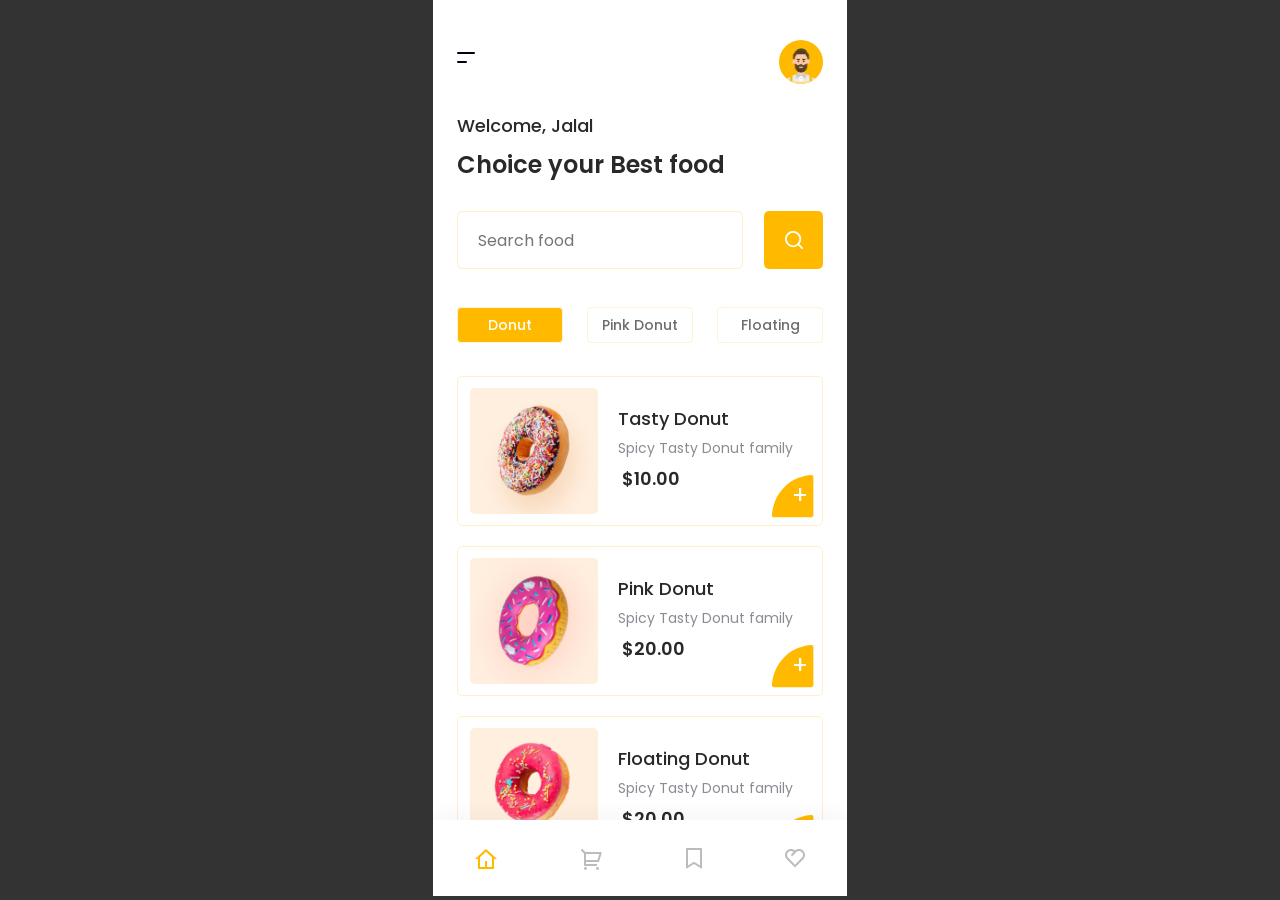
<file: food delivery app/index.html>
<!DOCTYPE html>
<html lang="en">
<head>
    <meta charset="UTF-8">
    <meta name="viewport" content="width=device-width, initial-scale=1.0">
    <link rel="stylesheet" href="css/bootstrap.min.css">
    <link rel="preconnect" href="https://fonts.gstatic.com">
    <link href="https://fonts.googleapis.com/css2?family=Poppins&display=swap" rel="stylesheet">
    <link rel="stylesheet" href="css/styles-min.css">
    <title>Document</title>
</head>
<body>
    
    <div class="wrapper">

        <header class="header">
            <div class="header__top">
                <div class="header__toggleBtn">
                    <span></span>
                </div>
                <div class="header__user">
                    <img src="images/icons/user.png" alt="user-icon">
                </div>
            </div>

            <div class="header__bottom el">
                <span class="userName">Welcome, Jalal</span>
                <span class="header__text">Choice your Best food</span>
                <form class="form">
                    <div class="form-group">
                        <input type="search" class="form__input" placeholder="Search food">
                        <button type="button" class="form__btn">
                            <img src="images/icons/search-icon.svg" alt="search-icon">
                        </button>
                </div>
                
                </form>
                <ul class="header__menu">
                    <li class="header__menu__item"><a href="#" class="header__menu__link active">Donut</a></li>
                    <li class="header__menu__item"><a href="#" class="header__menu__link">Pink Donut</a></li>
                    <li class="header__menu__item"><a href="#" class="header__menu__link">Floating</a></li>
                </ul>   
            </div>

        </header>

        <ol class="open-menu">
            <li class="open-menu__item">
                <a href="#" class="open-menu__link">Orders archive</a>
            </li>
            <li class="open-menu__item">
                <a href="#" class="open-menu__link">Edit order</a>
            </li>
            <li class="open-menu__item">
                <a href="#" class="open-menu__link">About company</a>
            </li>
            <li class="open-menu__item">
                <a href="#" class="open-menu__link">+998 (90) 657-89-89</a>
            </li>
        </ol>

        <section class="foods el">
            <a class="foodCard" href="#">
                <div class="foodCard__img">
                    <img src="images/donuts/tasty-donut.png"></img>
                </div> 

                <div class="foodCard__text">
                    <span class="foodCard__name">Tasty Donut</span>
                    <span class="foodCard__about">Spicy Tasty Donut family</span>
                    <span class="foodCard__cost">$10.00</span>
                </div>

                <button type="button" class="foodCard__btn">+</button>

            </a>
            <a class="foodCard" href="product.html">
                <div class="foodCard__img">
                    <img src="images/donuts/pink-ddonut.png"></img>
                </div> 

                <div class="foodCard__text">
                    <span class="foodCard__name">Pink Donut</span>
                    <span class="foodCard__about">Spicy Tasty Donut family</span>
                    <span class="foodCard__cost">$20.00</span>
                </div>

                <button type="button" class="foodCard__btn">+</button>

            </a>
            <a class="foodCard" href="#">
                <div class="foodCard__img">
                    <img src="images/donuts/floating-donut.png"></img>
                </div> 

                <div class="foodCard__text">
                    <span class="foodCard__name">Floating Donut</span>
                    <span class="foodCard__about">Spicy Tasty Donut family</span>
                    <span class="foodCard__cost">$20.00</span>
                </div>

                <button type="button" class="foodCard__btn">+</button>

            </a>
        </section>



        <nav class="nav">
            <ol class="nav__menu mb-0">
                <li class="nav__item">
                    <a href="#" class="nav__link active">
                        <svg width="22" height="20" viewBox="0 0 22 20" fill="none" xmlns="http://www.w3.org/2000/svg">
                            <path d="M18 20H4C3.73478 20 3.48043 19.8946 3.29289 19.7071C3.10536 19.5196 3 19.2652 3 19V10H0L10.327 0.612C10.5111 0.444478 10.7511 0.351643 11 0.351643C11.2489 0.351643 11.4889 0.444478 11.673 0.612L22 10H19V19C19 19.2652 18.8946 19.5196 18.7071 19.7071C18.5196 19.8946 18.2652 20 18 20ZM12 18H17V8.157L11 2.703L5 8.157V18H10V12H12V18Z" fill="#FFBA00"/>
                        </svg>
                    </a>
                </li>
                <li class="nav__item">
                    <a href="#" class="nav__link">
                        <svg width="22" height="22" viewBox="0 0 22 22" fill="none" xmlns="http://www.w3.org/2000/svg">
                            <path d="M3.99999 5.414L0.756989 2.172L2.17199 0.757L5.41399 4H20.656C20.8119 3.99999 20.9656 4.03641 21.1049 4.10637C21.2441 4.17632 21.3652 4.27786 21.4582 4.4029C21.5513 4.52793 21.6138 4.67298 21.6409 4.82649C21.6679 4.97999 21.6587 5.13769 21.614 5.287L19.214 13.287C19.1522 13.4931 19.0257 13.6738 18.8531 13.8022C18.6805 13.9307 18.4711 14 18.256 14H5.99999V16H17V18H4.99999C4.73477 18 4.48042 17.8946 4.29288 17.7071C4.10535 17.5196 3.99999 17.2652 3.99999 17V5.414ZM5.99999 6V12H17.512L19.312 6H5.99999ZM5.49999 22C5.10216 22 4.72063 21.842 4.43933 21.5607C4.15802 21.2794 3.99999 20.8978 3.99999 20.5C3.99999 20.1022 4.15802 19.7206 4.43933 19.4393C4.72063 19.158 5.10216 19 5.49999 19C5.89781 19 6.27934 19.158 6.56065 19.4393C6.84195 19.7206 6.99999 20.1022 6.99999 20.5C6.99999 20.8978 6.84195 21.2794 6.56065 21.5607C6.27934 21.842 5.89781 22 5.49999 22ZM17.5 22C17.1022 22 16.7206 21.842 16.4393 21.5607C16.158 21.2794 16 20.8978 16 20.5C16 20.1022 16.158 19.7206 16.4393 19.4393C16.7206 19.158 17.1022 19 17.5 19C17.8978 19 18.2793 19.158 18.5606 19.4393C18.842 19.7206 19 20.1022 19 20.5C19 20.8978 18.842 21.2794 18.5606 21.5607C18.2793 21.842 17.8978 22 17.5 22Z" fill="#BCBCBC"/>
                        </svg>
                    </a>
                </li>
                <li class="nav__item">
                    <a href="#" class="nav__link">
                        <svg width="16" height="21" viewBox="0 0 16 21" fill="none" xmlns="http://www.w3.org/2000/svg">
                            <path d="M1 0H15C15.2652 0 15.5196 0.105357 15.7071 0.292893C15.8946 0.48043 16 0.734784 16 1V20.143C16.0001 20.2324 15.9763 20.3202 15.9309 20.3973C15.8855 20.4743 15.8204 20.5378 15.7421 20.5811C15.6639 20.6244 15.5755 20.6459 15.4861 20.6434C15.3968 20.641 15.3097 20.6146 15.234 20.567L8 16.03L0.766 20.566C0.690368 20.6135 0.603387 20.6399 0.514102 20.6424C0.424817 20.6449 0.336486 20.6235 0.258295 20.5803C0.180104 20.5371 0.114907 20.4738 0.0694828 20.3969C0.0240588 20.32 6.64708e-05 20.2323 0 20.143V1C0 0.734784 0.105357 0.48043 0.292893 0.292893C0.48043 0.105357 0.734784 0 1 0ZM14 2H2V17.432L8 13.671L14 17.432V2Z" fill="#BCBCBC"/>
                        </svg>
                    </a>
                </li>
                <li class="nav__item">
                    <a href="#" class="nav__link">
                        <svg width="20" height="19" viewBox="0 0 20 19" fill="green" xmlns="http://www.w3.org/2000/svg">
                            <path d="M18.243 1.757C20.505 4.025 20.583 7.637 18.479 9.993L9.999 18.485L1.521 9.993C-0.583002 7.637 -0.504001 4.019 1.757 1.757C4.022 -0.507001 7.645 -0.583001 10.001 1.529C12.35 -0.580001 15.98 -0.510001 18.243 1.757ZM3.172 3.172C1.682 4.662 1.607 7.047 2.98 8.623L10 15.654L17.02 8.624C18.394 7.047 18.319 4.665 16.827 3.17C15.34 1.68 12.946 1.608 11.374 2.984L7.172 7.187L5.757 5.773L8.582 2.946L8.5 2.877C6.925 1.612 4.623 1.72 3.172 3.172Z" fill="#BCBCBC"/>
                        </svg>
                    </a>
                </li>
                
            </ol>
        </nav>

        <div class="overlay"></div>
    </div>




    <script src="js/jQuery.min.js"></script>
    <script src="js/popper.js"></script>
    <script src="js/bootstrap.min.js"></script>
    <script>
        $(".header__toggleBtn").click(function() {
            $(this).toggleClass("header__toggleBtn--active");
            $(".overlay").toggleClass("overlay--active");
            $(".open-menu").toggleClass("open-menu--active");
            $(".el").toggleClass("el--active")
        });
    </script>
</body>
</html>
</file>
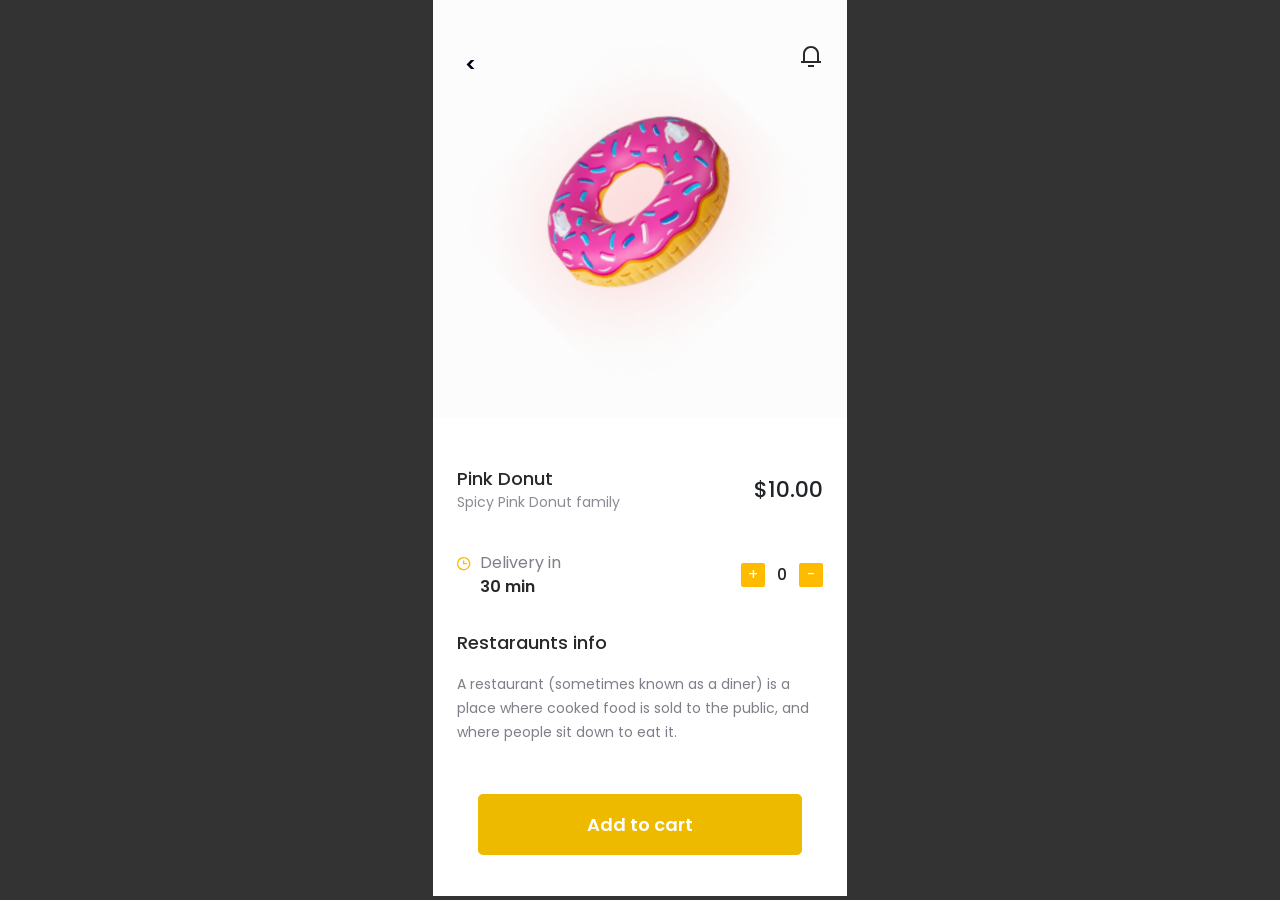
<file: food delivery app/product.html>
<!DOCTYPE html>
<html lang="en">
<head>
    <meta charset="UTF-8">
    <meta name="viewport" content="width=device-width, initial-scale=1.0">
    <link rel="stylesheet" href="css/bootstrap.min.css">
    <link rel="preconnect" href="https://fonts.gstatic.com">
    <link href="https://fonts.googleapis.com/css2?family=Poppins&display=swap" rel="stylesheet">
    <link rel="stylesheet" href="css/styles.css">
    <title>Document</title>
</head>
<body>
    
    <div class="product__wrapper">
        <div class="product__top">
            <a href="index.html" class="product__btn__prev"><</a>
            <svg class="product__bell" width="20" height="21" viewBox="0 0 20 21" fill="none" xmlns="http://www.w3.org/2000/svg">
                <path d="M18 15H20V17H0V15H2V8C2 5.87827 2.84285 3.84344 4.34315 2.34315C5.84344 0.842855 7.87827 0 10 0C12.1217 0 14.1566 0.842855 15.6569 2.34315C17.1571 3.84344 18 5.87827 18 8V15ZM16 15V8C16 6.4087 15.3679 4.88258 14.2426 3.75736C13.1174 2.63214 11.5913 2 10 2C8.4087 2 6.88258 2.63214 5.75736 3.75736C4.63214 4.88258 4 6.4087 4 8V15H16ZM7 19H13V21H7V19Z" fill="#292929"/>
            </svg>
            <img src="images/donuts/pink-ddonut.png" alt="product image" class="product__img">
        </div>

        <section class="product__data">
            <div class="product__info">
                <div>
                    <span class="product__name">Pink Donut</span>
                    <span class="product__family">Spicy Pink Donut family </span>
                </div>
                <span class="product__cost">$10.00</span>
            </div>

            <div class="product__delivery">
                <div>
                    <svg width="14" height="14" viewBox="0 0 14 14" fill="none" xmlns="http://www.w3.org/2000/svg">
                        <path d="M6.66667 -3.05176e-05C5.34813 -3.05176e-05 4.0592 0.390963 2.96287 1.12351C1.86654 1.85605 1.01206 2.89724 0.507473 4.11541C0.00288856 5.33359 -0.129134 6.67403 0.128101 7.96724C0.385336 9.26044 1.02027 10.4483 1.95262 11.3807C2.88497 12.313 4.07286 12.948 5.36607 13.2052C6.65927 13.4624 7.99972 13.3304 9.21789 12.8258C10.4361 12.3212 11.4773 11.4668 12.2098 10.3704C12.9423 9.27411 13.3333 7.98518 13.3333 6.66664C13.3333 5.79116 13.1609 4.92425 12.8259 4.11541C12.4908 3.30658 11.9998 2.57165 11.3807 1.95259C10.7617 1.33353 10.0267 0.842471 9.21789 0.507439C8.40905 0.172408 7.54215 -3.05176e-05 6.66667 -3.05176e-05ZM6.66667 12C5.61184 12 4.58069 11.6872 3.70363 11.1011C2.82657 10.5151 2.14298 9.68215 1.73931 8.70761C1.33564 7.73307 1.23003 6.66072 1.43581 5.62615C1.6416 4.59159 2.14955 3.64128 2.89543 2.8954C3.64131 2.14952 4.59162 1.64157 5.62619 1.43578C6.66075 1.22999 7.73311 1.33561 8.70765 1.73928C9.68219 2.14295 10.5151 2.82653 11.1012 3.70359C11.6872 4.58066 12 5.6118 12 6.66664C12 8.08112 11.4381 9.43768 10.4379 10.4379C9.43771 11.4381 8.08116 12 6.66667 12Z" fill="#FFBA00"/>
                        <path d="M9.33333 5.99964H7.33333V3.99964C7.33333 3.82283 7.2631 3.65326 7.13807 3.52824C7.01305 3.40322 6.84348 3.33298 6.66667 3.33298C6.48986 3.33298 6.32029 3.40322 6.19526 3.52824C6.07024 3.65326 6 3.82283 6 3.99964V6.66631C6 6.84312 6.07024 7.01269 6.19526 7.13772C6.32029 7.26274 6.48986 7.33298 6.66667 7.33298H9.33333C9.51014 7.33298 9.67971 7.26274 9.80474 7.13772C9.92976 7.01269 10 6.84312 10 6.66631C10 6.4895 9.92976 6.31993 9.80474 6.19491C9.67971 6.06988 9.51014 5.99964 9.33333 5.99964Z" fill="#FFBA00"/>
                    </svg>
                    <div class="delivery__time">
                        <span>Delivery in</span>
                        <span class="time">30 min</span>
                    </div>
                </div>
                <div class="product__counter">
                    <button type="button" id="product__count__inc" >+</button>
                    <span class="product__count" id="product__count"></span>
                    <button type="button" id="product__count__dec">-</button>
                </div>
            </div>

            <div class="restaraunts__info">
                <p class="title">Restaraunts info</p>
                <span class="text">
                    A restaurant (sometimes known as a diner) is a place where cooked food is sold to the public,
                    and where people sit down to eat it.
                </span>
            </div>

            <div class="text-center">
                <button class="product__add">Add to cart</button>
            </div>
        </section>

    </div>




    <script src="js/jQuery.min.js"></script>
    <script src="js/popper.js"></script>
    <script src="js/bootstrap.min.js"></script>
    <script>
        var int = 0;
        var num = document.getElementById("product__count");
        num.innerText = int;
        document.getElementById("product__count__inc").addEventListener('click', function() {
            num.innerText = ++int;
        });

        document.getElementById("product__count__dec").addEventListener('click', function() {
            if(int > 0) num.innerText = --int;
        });
    </script>
</body>
</html>
</file>
<file: food delivery app/css/styles-min.css>
*{padding:0;margin:0;-webkit-box-sizing:border-box;box-sizing:border-box;line-height:1.5}body{background:#333;font-family:'Poppins',sans-serif}.wrapper{width:414px;height:896px;padding:40px 24px;margin:0 auto;position:relative;background:#FFF;overflow:hidden}.el--active{opacity:0;-webkit-transform:translateX(100px);-ms-transform:translateX(100px);transform:translateX(100px);-webkit-transition:.2s linear;-o-transition:.2s linear;transition:.2s linear}.overlay--active{position:absolute;top:0;left:0;right:0;bottom:0;background:rgba(255,186,0,.2);z-index:5}.open-menu{width:286px;padding-top:87px;list-style-type:none;position:absolute;top:0;left:0;right:0;bottom:0;z-index:10;background:#FFF;-webkit-transform:translateX(-500px);-ms-transform:translateX(-500px);transform:translateX(-500px)}.open-menu--active{-webkit-transform:translate(0);-ms-transform:translate(0);transform:translate(0);-webkit-transition:.4s ease;-o-transition:.4s ease;transition:.4s ease}.open-menu__link{color:#000;display:block;padding:10px 12px;font-size:18px;font-weight:500;-webkit-transition:.1s linear;-o-transition:.1s linear;transition:.1s linear}.open-menu__link:hover{color:#FFF;background:#FB0;text-decoration:none}.open-menu__link:active{opacity:.5}.header__top{height:44px;margin-bottom:28px;display:-webkit-box;display:-ms-flexbox;display:flex;-webkit-box-pack:justify;-ms-flex-pack:justify;justify-content:space-between;-webkit-box-align:center;-ms-flex-align:center;align-items:center;position:relative}.header__toggleBtn{display:-webkit-box;display:-ms-flexbox;display:flex;-webkit-box-align:center;-ms-flex-align:center;align-items:center;position:relative;cursor:pointer;left:0;z-index:15}.header__toggleBtn span{width:10px;height:2px;display:inline-block;position:relative;background-color:#000115;border-radius:1px}.header__toggleBtn span::before{content:"";display:inline-block;width:18px;height:2px;background-color:#000115;position:absolute;border-radius:1px;-webkit-transform:translateY(-9px);-ms-transform:translateY(-9px);transform:translateY(-9px)}.header__toggleBtn--active span{width:23px;height:3px;-webkit-transform:rotate(45deg);-ms-transform:rotate(45deg);transform:rotate(45deg);-webkit-transition:.4s linear;-o-transition:.4s linear;transition:.4s linear;-webkit-transform-origin:center;-ms-transform-origin:center;transform-origin:center}.header__toggleBtn--active span::before{-webkit-transition:.4s linear;-o-transition:.4s linear;transition:.4s linear;width:23px;height:3px;-webkit-transform:rotate(-90deg);-ms-transform:rotate(-90deg);transform:rotate(-90deg);-webkit-transform-origin:center;-ms-transform-origin:center;transform-origin:center}.header__user{width:44px;height:44px;position:absolute;top:0;right:0;border-radius:50%;background:#FFBA00;overflow:hidden;position:relative;z-index:15}.header__user img{width:36px;height:36px;position:absolute;bottom:0;left:50%;-webkit-transform:translateX(-50%);-ms-transform:translateX(-50%);transform:translateX(-50%)}.userName,.header__text{margin-bottom:8px;display:inline-block;font-weight:500;font-size:18px;line-height:1.5;color:#292929}.header__text{margin-bottom:28px;font-weight:600;font-size:24px}.form{margin-bottom:38px}.form-group{width:100%;height:58px;display:-webkit-box;display:-ms-flexbox;display:flex;-webkit-box-pack:justify;-ms-flex-pack:justify;justify-content:space-between}.form__input{width:286px;height:100%;padding:17px 20px;font-size:16px;border:1px solid #FFF0C7;border-radius:5px;outline:none}.form__btn{width:59px;height:100%;display:-webkit-box;display:-ms-flexbox;display:flex;-webkit-box-pack:center;-ms-flex-pack:center;justify-content:center;-webkit-box-align:center;-ms-flex-align:center;align-items:center;border:none;border-radius:5px;background-color:#FFBA00;outline:none}.form__btn img{width:18px;height:18px}.header__menu{margin-bottom:33px;display:-webkit-box;display:-ms-flexbox;display:flex;-webkit-box-pack:justify;-ms-flex-pack:justify;justify-content:space-between;-webkit-box-align:center;-ms-flex-align:center;align-items:center;list-style-type:none}.header__menu__link{width:106px;height:36px;padding:7px 0;display:inline-block;font-size:14px;font-weight:500;line-height:1.5;color:#6d6d6d;text-align:center;border:1px solid #FFF3D5;border-radius:4px}.header__menu__link:hover{text-decoration:none;color:#6d6d6d}.header__menu__link.active{color:#FFF;background:#FFBA00}.foods{height:465px;overflow-y:scroll}.foods::-webkit-scrollbar{width:0}.foodCard{width:366px;height:150px;margin-bottom:20px;padding:12px;display:-webkit-box;display:-ms-flexbox;display:flex;-webkit-box-align:center;-ms-flex-align:center;align-items:center;position:relative;border:1px solid #FFF0C7;border-radius:5px}.foodCard:hover{text-decoration:none}.foodCard__img{width:128px;height:126px;margin-right:20px;background:#FFEFDF;border-radius:5px;overflow:hidden}.foodCard:first-child img{width:100%;-webkit-transform:translate(5px,5px);-ms-transform:translate(5px,5px);transform:translate(5px,5px)}.foodCard:nth-child(2) img{width:77px;-webkit-transform:scale(1.6) translate(17px,15px) rotate(10deg);-ms-transform:scale(1.6) translate(17px,15px) rotate(10deg);transform:scale(1.6) translate(17px,15px) rotate(10deg)}.foodCard:last-child img{width:77px;-webkit-transform:translate(23px,13px);-ms-transform:translate(23px,13px);transform:translate(23px,13px)}.foodCard__text span{margin-bottom:6px;display:block;line-height:1.5}.foodCard__name{font-size:18px;font-weight:500;color:#292929}.foodCard__about{font-size:14px;font-weight:400;color:#000115;opacity:.45}.foodCard__cost{margin-left:4px;font-size:18px;font-weight:600;color:#292929}.foodCard__btn{width:45px;height:44px;padding:0;text-align:right;font-size:24px;color:#FFF;padding-right:7px;background:url(../images/donuts/ellipse-bg.svg);background-repeat:no-repeat;background-size:100% 100%;position:absolute;right:7.5px;bottom:7.5px;border:none;outline:none}.foodCard__btn:active,.foodCard__btn:focus{outline:none}.nav{width:414px;height:76px;background:#FFF;z-index:10;position:absolute;left:0;bottom:0;-webkit-box-shadow:0 -6px 25px rgba(0,0,0,.04);box-shadow:0 -6px 25px rgba(0,0,0,.04)}.nav__menu{width:100%;list-style-type:none;display:-webkit-box;display:-ms-flexbox;display:flex;-ms-flex-pack:distribute;justify-content:space-around;-webkit-box-align:center;-ms-flex-align:center;align-items:center}.nav__link path{fill:#bcbcbc;-webkit-transition:.3s linear;-o-transition:.3s linear;transition:.3s linear;position:relative}.nav__link.active path,.nav__link:hover path{fill:#FFBA00}.product__wrapper{width:414px;height:896px;padding:0;margin:0 auto;background:#FFF}.product__top{height:418px;margin-bottom:47px;position:relative;display:-webkit-box;display:-ms-flexbox;display:flex;-webkit-box-pack:center;-ms-flex-pack:center;justify-content:center;-webkit-box-align:center;-ms-flex-align:center;align-items:center;background:#FCFCFC;-webkit-filter:drop-shadow(0 14px 45px 0 rgba(229,67,161,.12));filter:drop-shadow(0 14px 45px 0 rgba(229,67,161,.12))}.product__btn__prev{display:inline-block;position:absolute;top:50px;left:32px;color:#000115;background:transparent;font-size:20px;font-weight:600;border:none;outline:none}.product__btn__prev:hover{text-decoration:none;color:#000115}.product__bell{position:absolute;top:46px;right:26px;cursor:pointer}.product__btn__prev:focus{outline:none}.product__img{-webkit-transform:rotate(45deg);-ms-transform:rotate(45deg);transform:rotate(45deg)}.product__data{padding:0 24px}.product__info{margin-bottom:38px;display:-webkit-box;display:-ms-flexbox;display:flex;-webkit-box-pack:justify;-ms-flex-pack:justify;justify-content:space-between;-webkit-box-align:center;-ms-flex-align:center;align-items:center}.product__name{display:block;font-size:18px;font-weight:500;color:#292929}.product__family{display:block;font-size:14px;color:#000115;opacity:.45}.product__cost{display:inline-block;font-size:22px;font-weight:500}.product__delivery{margin-bottom:30px;display:-webkit-box;display:-ms-flexbox;display:flex;-webkit-box-pack:justify;-ms-flex-pack:justify;justify-content:space-between;-webkit-box-align:center;-ms-flex-align:center;align-items:center}.product__delivery div:first-child{display:-webkit-box;display:-ms-flexbox;display:flex;-webkit-box-align:start;-ms-flex-align:start;align-items:start}.product__delivery svg{margin-top:6px;margin-right:8.5px}.delivery__time span{display:block;font-size:16px;font-weight:600;color:#292929}.delivery__time span:first-child{font-weight:400;color:#000115;opacity:.5}.product__counter{display:-webkit-box;display:-ms-flexbox;display:flex;-webkit-box-align:center;-ms-flex-align:center;align-items:center}.product__counter>button{width:24px;height:24px;color:#FFF;border:none;border-radius:2px;background:#FB0}.product__counter>button:focus{outline:none}.product__counter>button:active{opacity:.5}.product__count{font-size:16px;font-weight:500;margin:0 12px}.restaraunts__info{margin-bottom:50px}.restaraunts__info .title{font-size:18px;font-weight:500;color:#292929}.restaraunts__info .text{font-size:14px;color:#000115;opacity:.5}.product__add{padding:17px 109px;font-size:18px;font-weight:600;color:#FFF;border:none;border-radius:5px;background:#EEBA00}.product__add:focus{outline:none}.product__add:active{opacity:.5}
</file>
<file: food delivery app/css/styles.css>
/*
* Prefixed by https://autoprefixer.github.io
* PostCSS: v7.0.29,
* Autoprefixer: v9.7.6
* Browsers: last 4 version
*/

* {
    padding: 0;
    margin: 0;
    -webkit-box-sizing: border-box;
    box-sizing: border-box;
    line-height: 1.5;
}

body {
    background: #333;
    font-family: 'Poppins', sans-serif;
}

.wrapper {
    width: 414px;
    height: 896px;
    padding: 40px 24px;
    margin: 0 auto;
    position: relative;
    background: #FFF;
    overflow: hidden;
}

.el--active {
    opacity: 0;
    -webkit-transform: translateX(100px);
    -ms-transform: translateX(100px);
    transform: translateX(100px);
    -webkit-transition: .2s linear;
    -o-transition: .2s linear;
    transition: .2s linear;
}

.overlay--active {
    position: absolute;
    top: 0;
    left: 0;
    right: 0;
    bottom: 0;
    background: rgba(255, 186, 0, 0.2);
    z-index: 5;
}

.open-menu {
    width: 286px;
    padding-top: 87px;
    list-style-type: none;
    position: absolute;
    top: 0;
    left: 0;
    right: 0;
    bottom: 0;
    z-index: 10;
    background: #FFF;
    -webkit-transform: translateX(-500px);
    -ms-transform: translateX(-500px);
    transform: translateX(-500px);
}

.open-menu--active {
    -webkit-transform: translate(0);
    -ms-transform: translate(0);
    transform: translate(0);
    -webkit-transition: .4s ease;
    -o-transition: .4s ease;
    transition: .4s ease;
}

.open-menu__link {
    color: #000;
    display: block;
    padding: 10px 12px;
    font-size: 18px;
    font-weight: 500;
    -webkit-transition: .1s linear;
    -o-transition: .1s linear;
    transition: .1s linear;
}

.open-menu__link:hover {
    color: #FFF;
    background: #FFBB00;
    text-decoration: none;
}

.open-menu__link:active {
    opacity: .5;
}

.header__top {
    height: 44px;
    margin-bottom: 28px;
    display: -webkit-box;
    display: -ms-flexbox;
    display: flex;
    -webkit-box-pack: justify;
    -ms-flex-pack: justify;
    justify-content: space-between;
    -webkit-box-align: center;
    -ms-flex-align: center;
    align-items: center;
    position: relative;
}

.header__toggleBtn {
    display: -webkit-box;
    display: -ms-flexbox;
    display: flex;
    -webkit-box-align: center;
    -ms-flex-align: center;
    align-items: center;
    position: relative;
    cursor: pointer;
    left: 0;
    z-index: 15;
}


.header__toggleBtn span {
    width: 10px;
    height: 2px;
    display: inline-block;
    position: relative;
    background-color: #000115;
    border-radius: 1px;
}

.header__toggleBtn span::before {
    content: "";
    display: inline-block;
    width: 18px;
    height: 2px;
    background-color: #000115;
    position: absolute;
    border-radius: 1px;
    -webkit-transform: translateY(-9px);
    -ms-transform: translateY(-9px);
    transform: translateY(-9px);
}

.header__toggleBtn--active span {
    width: 23px;
    height: 3px;
    -webkit-transform: rotate(45deg);
    -ms-transform: rotate(45deg);
    transform: rotate(45deg);
    -webkit-transition: .4s linear;
    -o-transition: .4s linear;
    transition: .4s linear;
    -webkit-transform-origin: center;
    -ms-transform-origin: center;
    transform-origin: center;
}

.header__toggleBtn--active span::before {
    -webkit-transition: .4s linear;
    -o-transition: .4s linear;
    transition: .4s linear;
    width: 23px;
    height: 3px;
    -webkit-transform: rotate(-90deg);
    -ms-transform: rotate(-90deg);
    transform: rotate(-90deg);
    -webkit-transform-origin: center;
    -ms-transform-origin: center;
    transform-origin: center;
}

.header__user {
    width: 44px;
    height: 44px;
    position: absolute;
    top: 0;
    right: 0;
    border-radius: 50%;
    background: #FFBA00;
    overflow: hidden;
    position: relative;
    z-index: 15;
}

.header__user img {
    width: 36px;
    height: 36px;
    position: absolute;
    bottom: 0;
    left: 50%;
    -webkit-transform: translateX(-50%);
    -ms-transform: translateX(-50%);
    transform: translateX(-50%);
}

.userName,
.header__text {
    margin-bottom: 8px;
    display: inline-block;
    font-weight: 500;
    font-size: 18px;
    line-height: 1.5;
    color: #292929;
}

.header__text {
    margin-bottom: 28px;
    font-weight: 600;
    font-size: 24px;
}

.form {
    margin-bottom: 38px;
}

.form-group {
    width: 100%;
    height: 58px;
    display: -webkit-box;
    display: -ms-flexbox;
    display: flex;
    -webkit-box-pack: justify;
    -ms-flex-pack: justify;
    justify-content: space-between;
}

.form__input {
    width: 286px;
    height: 100%;
    padding: 17px 20px;
    font-size: 16px;
    border: 1px solid #FFF0C7;
    border-radius: 5px;
    outline: none;
}

.form__btn {
    width: 59px;
    height: 100%;
    display: -webkit-box;
    display: -ms-flexbox;
    display: flex;
    -webkit-box-pack: center;
    -ms-flex-pack: center;
    justify-content: center;
    -webkit-box-align: center;
    -ms-flex-align: center;
    align-items: center;
    border: none;
    border-radius: 5px;
    background-color: #FFBA00;
    outline: none;
}

.form__btn img {
    width: 18px;
    height: 18px;
}

.header__menu {
    margin-bottom: 33px;
    display: -webkit-box;
    display: -ms-flexbox;
    display: flex;
    -webkit-box-pack: justify;
    -ms-flex-pack: justify;
    justify-content: space-between;
    -webkit-box-align: center;
    -ms-flex-align: center;
    align-items: center;
    list-style-type: none;
}

.header__menu__link {
    width: 106px;
    height: 36px;
    padding: 7px 0;
    display: inline-block;
    font-size: 14px;
    font-weight: 500;
    line-height: 1.5;
    color: #6d6d6d;
    text-align: center;
    border: 1px solid #FFF3D5;
    border-radius: 4px;
}

.header__menu__link:hover {
    text-decoration: none;
    color: #6d6d6d;
}

.header__menu__link.active {
    color: #FFF;
    background: #FFBA00;
}

.foods {
    height: 465px;
    overflow-y: scroll;
}

.foods::-webkit-scrollbar {
    width: 0;
}

.foodCard {
    width: 366px;
    height: 150px;
    margin-bottom: 20px;
    padding: 12px;
    display: -webkit-box;
    display: -ms-flexbox;
    display: flex;
    -webkit-box-align: center;
    -ms-flex-align: center;
    align-items: center;
    position: relative;
    border: 1px solid #FFF0C7;
    border-radius: 5px;
}

.foodCard:hover {
    text-decoration: none;
}

.foodCard__img {
    width: 128px;
    height: 126px;
    margin-right: 20px;
    background: #FFEFDF;
    border-radius: 5px;
    overflow: hidden;
}

.foodCard:first-child img {
    width: 100%;
    -webkit-transform: translate(5px, 5px);
    -ms-transform: translate(5px, 5px);
    transform: translate(5px, 5px);
}

.foodCard:nth-child(2) img {
    width: 77px;
    -webkit-transform: scale(1.6) translate(17px, 15px) rotate(10deg);
    -ms-transform: scale(1.6) translate(17px, 15px) rotate(10deg);
    transform: scale(1.6) translate(17px, 15px) rotate(10deg);
}

.foodCard:last-child img {
    width: 77px;
    -webkit-transform: translate(23px, 13px);
    -ms-transform: translate(23px, 13px);
    transform: translate(23px, 13px);
}

.foodCard__text span {
    margin-bottom: 6px;
    display: block;
    line-height: 1.5;
}

.foodCard__name {
    font-size: 18px;
    font-weight: 500;
    color: #292929;
}

.foodCard__about {
    font-size: 14px;
    font-weight: 400;
    color: #000115;
    opacity: .45;
}

.foodCard__cost {
    margin-left: 4px;
    font-size: 18px;
    font-weight: 600;
    color: #292929;
}

.foodCard__btn {
    width: 45px;
    height: 44px;
    padding: 0;
    text-align: right;
    font-size: 24px;
    color: #FFF;
    padding-right: 7px;
    background: url("../images/donuts/ellipse-bg.svg");
    background-repeat: no-repeat;
    background-size: 100% 100%;
    position: absolute;
    right: 7.5px;
    bottom: 7.5px;
    border: none;
    outline: none;
}

.foodCard__btn:active,
.foodCard__btn:focus {
    outline: none;
}

.nav {
    width: 414px;
    height: 76px;
    background: #FFF;
    z-index: 10;
    position: absolute;
    left: 0;
    bottom: 0;
    -webkit-box-shadow: 0px -6px 25px rgba(0, 0, 0, 0.04);
    box-shadow: 0px -6px 25px rgba(0, 0, 0, 0.04);
}

.nav__menu {
    width: 100%;
    list-style-type: none;
    display: -webkit-box;
    display: -ms-flexbox;
    display: flex;
    -ms-flex-pack: distribute;
    justify-content: space-around;
    -webkit-box-align: center;
    -ms-flex-align: center;
    align-items: center;
}

.nav__link path {
    fill: #bcbcbc;
    -webkit-transition: .3s linear;
    -o-transition: .3s linear;
    transition: .3s linear;
    position: relative;
}

.nav__link.active path,
.nav__link:hover path {
    fill: #FFBA00;
}

.product__wrapper {
    width: 414px;
    height: 896px;
    padding: 0;
    margin: 0 auto;
    background: #FFFFFF;
}

.product__top {
    height: 418px;
    margin-bottom: 47px;
    position: relative;
    display: -webkit-box;
    display: -ms-flexbox;
    display: flex;
    -webkit-box-pack: center;
    -ms-flex-pack: center;
    justify-content: center;
    -webkit-box-align: center;
    -ms-flex-align: center;
    align-items: center;
    background: #FCFCFC;
    -webkit-filter: drop-shadow(0px 14px 45px 0px rgba(229, 67, 161, 0.12));
    filter: drop-shadow(0px 14px 45px 0px rgba(229, 67, 161, 0.12));
}

.product__btn__prev {
    display: inline-block;
    position: absolute;
    top: 50px;
    left: 32px;
    color: #000115;
    background: transparent;
    font-size: 20px;
    font-weight: 600;
    border: none;
    outline: none;
}

.product__btn__prev:hover {
    text-decoration: none;
    color: #000115;
}

.product__bell {
    position: absolute;
    top: 46px;
    right: 26px;
    cursor: pointer;
}

.product__btn__prev:focus {
    outline: none;
}

.product__img {
    -webkit-transform: rotate(45deg);
    -ms-transform: rotate(45deg);
    transform: rotate(45deg);
}

.product__data {
    padding: 0 24px;
}

.product__info {
    margin-bottom: 38px;
    display: -webkit-box;
    display: -ms-flexbox;
    display: flex;
    -webkit-box-pack: justify;
    -ms-flex-pack: justify;
    justify-content: space-between;
    -webkit-box-align: center;
    -ms-flex-align: center;
    align-items: center;
}

.product__name {
    display: block;
    font-size: 18px;
    font-weight: 500;
    color: #292929;
}

.product__family {
    display: block;
    font-size: 14px;
    color: #000115;
    opacity: .45;
}

.product__cost {
    display: inline-block;
    font-size: 22px;
    font-weight: 500;
}

.product__delivery {
    margin-bottom: 30px;
    display: -webkit-box;
    display: -ms-flexbox;
    display: flex;
    -webkit-box-pack: justify;
    -ms-flex-pack: justify;
    justify-content: space-between;
    -webkit-box-align: center;
    -ms-flex-align: center;
    align-items: center;
}

.product__delivery div:first-child {
    display: -webkit-box;
    display: -ms-flexbox;
    display: flex;
    -webkit-box-align: start;
    -ms-flex-align: start;
    align-items: start;
}

.product__delivery svg {
    margin-top: 6px;
    margin-right: 8.5px;
}

.delivery__time span {
    display: block;
    font-size: 16px;
    font-weight: 600;
    color: #292929;
}

.delivery__time span:first-child {
    font-weight: 400;
    color: #000115;
    opacity: .5;
}

.product__counter {
    display: -webkit-box;
    display: -ms-flexbox;
    display: flex;
    -webkit-box-align: center;
    -ms-flex-align: center;
    align-items: center;
}

.product__counter>button {
    width: 24px;
    height: 24px;
    color: #FFF;
    border: none;
    border-radius: 2px;
    background: #FFBB00;
}

.product__counter>button:focus {
    outline: none;
}

.product__counter>button:active {
    opacity: .5;
}

.product__count {
    font-size: 16px;
    font-weight: 500;
    margin: 0 12px;
}

.restaraunts__info {
    margin-bottom: 50px;
}

.restaraunts__info .title {
    font-size: 18px;
    font-weight: 500;
    color: #292929;
}

.restaraunts__info .text {
    font-size: 14px;
    color: #000115;
    opacity: .5;
}

.product__add {
    padding: 17px 109px;
    font-size: 18px;
    font-weight: 600;
    color: #FFF;
    border: none;
    border-radius: 5px;
    background: #EEBA00;
}

.product__add:focus {
    outline: none;
}

.product__add:active {
    opacity: 0.5;
}
</file>
